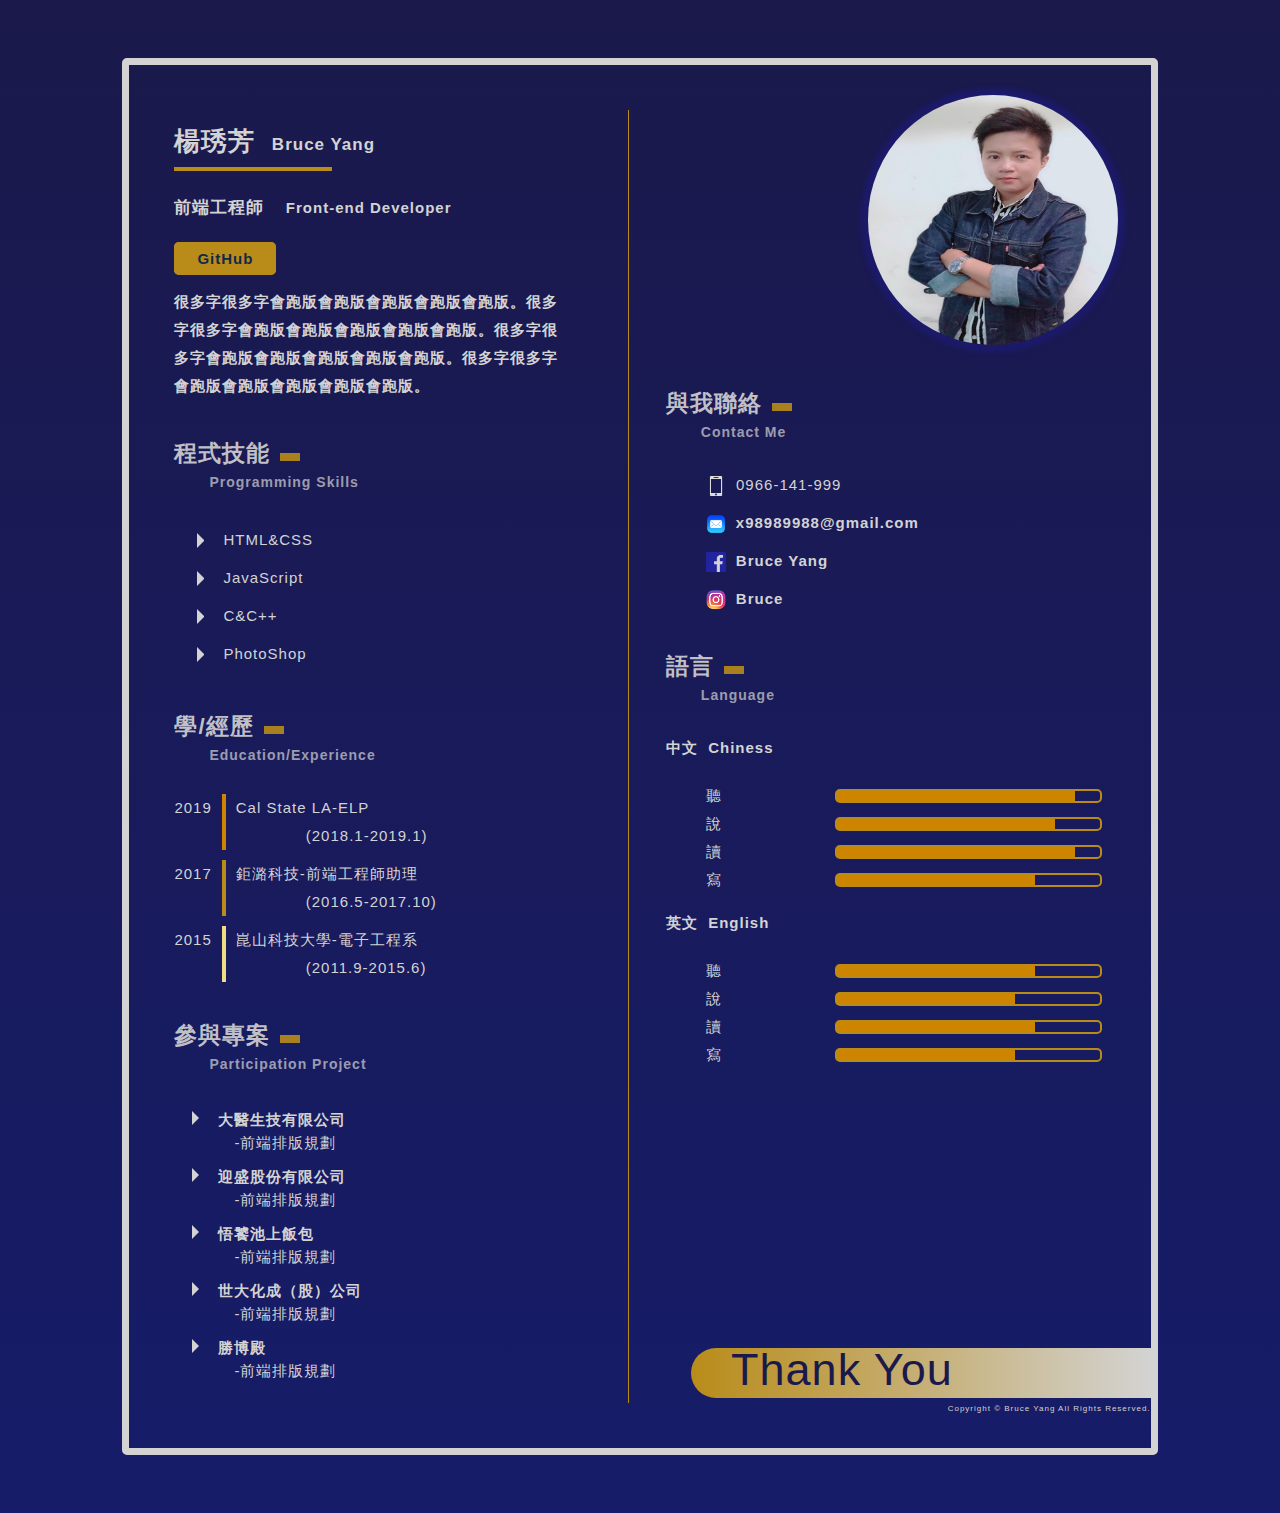
<file: index.html>
<!DOCTYPE html>
<html lang="en">
<head>
    <meta charset="UTF-8">
    <meta name="viewport" content="width=device-width, initial-scale=1.0">
    <meta http-equiv="X-UA-Compatible" content="ie=edge">
    <link rel="stylesheet" href="Resume1.2.css">
    <title>Resume</title>
</head>
<body>
    <div class="resume">
    <div><img  class="photo" src="Image/photo.jpg" alt="photo"></div>  
        <div class="left">
            <div class="nameDecoration"></div>
            <div class="subbackground">
                    <h1 class="name phone_name">楊琇芳&nbsp&nbsp<span class="nikeName phone_englishname">Bruce Yang</span></h1>
                    <hr class="phone_hr">
                    <h4 class="jobName phone_jobname">前端工程師&nbsp&nbsp<span class="jobNikename">Front-end Developer</span></h4>
                    <h4 class="phone_englishjobname">Front-end Developer</h4>
            </div> 
            <a class="btn" target="_black" href="https://github.com/BruceeeYang">GitHub</a>
            <p class="introduction phone_introduction">很多字很多字會跑版會跑版會跑版會跑版會跑版。很多字很多字會跑版會跑版會跑版會跑版會跑版。很多字很多字會跑版會跑版會跑版會跑版會跑版。很多字很多字會跑版會跑版會跑版會跑版會跑版。</p> 
            
            
            
            <!-- ---------------------Phone--------------------------- -->
            <div class="phone_block">
                <h2>學/經歷</h2>
                <div class="subtitle phone_subtitle">Education/Experience</div>
                <ul class="listExperience phone_listExperience">
                    <li>2019
                        <ul>
                            <li>Cal State LA-ELP</li>
                            <li class="period">(2018.1-2019.1)</li>
                        </ul>
                    </li>
                    <li class="year">2017
                        <ul>
                            <li>鉅潞科技-前端工程師助理</li>
                            <li class="period">(2016.5-2017.10)</li>
                        </ul>
                    </li>
                    <li>2015
                        <ul>
                            <li>崑山科技大學-電子工程系</li>
                            <li class="period">(2011.9-2015.6)</li>
                        </ul>
                    </li>
                </ul>
            </div>

            <div class="phone_block">
                <h2>語言</h2>
                <div class="subtitle  phone_subtitle">Language</div>
                <h4 class="language phone_language">中文&nbsp&nbsp<span class="phone_englishlanguage">Chiness</span></h4>
                <ul class="listProgram phone_listProgram">
                    <li>聽
                        <div class="bar phone_bar">
                            <div class="value phone_p80"></div>
                        </div>
                    </li>
                    <li>說
                        <div class="bar phone_bar">
                            <div class="value phone_p70"></div>
                        </div>
                    </li>
                    <li>讀
                        <div class="bar phone_bar">
                            <div class="value phone_p80"></div>
                        </div>
                    </li>
                    <li>寫
                        <div class="bar phone_bar">
                            <div class="value phone_p60"></div>
                        </div>
                    </li>
                </ul>
                <h4 class="language phone_language">英文&nbsp&nbsp<span class="phone_englishlanguage">English</span></h4>
                <ul class="listProgram phone_listProgram">
                    <li>聽
                        <div class="bar phone_bar">
                            <div class="value phone_p60"></div>
                        </div>
                    </li>
                    <li>說
                        <div class="bar phone_bar">
                            <div class="value phone_p50"></div>
                        </div>
                    </li>
                    <li>讀
                        <div class="bar phone_bar">
                            <div class="value phone_p60"></div>
                        </div>
                    </li>
                    <li>寫
                        <div class="bar phone_bar">
                            <div class="value phone_p50"></div>
                        </div>
                    </li>
                </ul>
            </div>

            <div class="phone_block">
                <h2>程式技能</h2>
                <div class="subtitle  phone_subtitle">Programming Skills</div>
                <ul class="listSkill phone_listSkill"> 
                    <li>
                        <div class="circle">
                            <div class="p90"></div>
                            <div class="p180"></div>
                            <div class="p270"></div>
                        </div>HTML&CSS
                    </li>
                    <li>
                        <div class="circle">
                            <div class="p90"></div>
                            <div class="p180"></div>
                        </div>JavaScript
                    </li>
                    <li>
                        <div class="circle">
                            <div class="p90"></div>
                            <div class="p180"></div>
                            <div class="p270"></div>
                        </div>C&C++
                    </li>  
                    <li>
                        <div class="circle">
                            <div class="p90"></div>
                            <div class="p180"></div>
                        </div>PhotoShop
                    </li>
                </ul>
            </div>

            <div class="phone_block">
                <h2>參與專案</h2>
                <div class="subtitle  phone_subtitle">Participation Project</div>
                <ul class="phone_Project">
                    <li class="phone_company"><a href="https://www.greencome.com.tw/">大醫生技有限公司</a>
                        <ul>
                            <li class="phone_respensibility">-前端排版規劃</li>
                        </ul>
                    </li>
                    <li class="phone_company"><a href="http://www.bliksen.com/tw/">迎盛股份有限公司</a>
                        <ul>
                            <li class="phone_respensibility">-前端排版規劃</li>
                        </ul>
                    </li>
                    <li class="phone_company"><a href="http://www.wu-tau.com/">悟饕池上飯包</a>
                        <ul>
                            <li class="phone_respensibility">-前端排版規劃</li>
                        </ul>
                    </li>
                    <li class="phone_company"><a href="https://www.imager-37.com.tw/">世大化成（股）公司</a>
                        <ul>
                            <li class="phone_respensibility">-前端排版規劃</li>
                        </ul>
                    </li>
                    <li class="phone_company"><a href="http://www.saboten.com.tw/">勝博殿</a>
                        <ul>
                            <li class="phone_respensibility">-前端排版規劃</li>
                        </ul>
                    </li>
                </ul>
            </div>

            <div class="phone_block">
                <h2 class="contantTitle">與我聯絡</h2>
                <div class="subtitle  phone_subtitle">Contact Me</div>
                <ul class="contact phone_contact">
                    <li><img class="contactImg" src="Image/phone.png" alt="" width="20px;"> 0966-141-999</li>
                    <li><img class="contactImg" src="Image/mail.png" alt="" width="20px;"><a class="phone_contactLink" href="mailto:email@add.ress">x98989988@gmail.com</a></li>                            
                    <li><img class="contactImg" src="Image/fb.png" alt="" width="20px;"><a class="phone_contactLink" href="https://www.facebook.com/profile.php?id=100007086764828">Bruce Yang</a></li>
                    <li><img class="contactImg" src="Image/ins.png" alt="" width="20px"><a  class="phone_contactLink"href="https://www.instagram.com/x98989988/">Bruce</a></li>
                </ul>
            </div>
     
            <div class="phone_block">
                <div class="phone_decoration"><div class="phone_thankYou">Thank You</div></div>
            </div>

            <div class="phone_block">
                <div class="phone_copyright">Copyright © Bruce Yang All Rights Reserved.</div>
            </div>
            

         <!-- ---------------------Phone END---------------------------  -->


            <div class="block">
                    <h2>程式技能</h2>
                    <div class="subtitle ">Programming Skills</div>
                    <ul class="listSkill"> 
                        <li>
                            <div class="circle">
                                <div class="p90"></div>
                                <div class="p180"></div>
                                <div class="p270"></div>
                            </div>HTML&CSS
                        </li>
                        <li>
                            <div class="circle">
                                <div class="p90"></div>
                                <div class="p180"></div>
                            </div>JavaScript
                        </li>
                        <li>
                            <div class="circle">
                                <div class="p90"></div>
                                <div class="p180"></div>
                                <div class="p270"></div>
                            </div>C&C++
                        </li>  
                        <li>
                            <div class="circle">
                                <div class="p90"></div>
                                <div class="p180"></div>
                            </div>PhotoShop
                        </li>
                    </ul>
                </div>
        
            <div class="block">
                <h2>學/經歷</h2>
                <div class="subtitle">Education/Experience</div>
                <ul class="listExperience">
                    <li>2019
                        <ul>
                            <li>Cal State LA-ELP</li>
                            <li class="period">(2018.1-2019.1)</li>
                        </ul>
                    </li>
                    <li class="year">2017
                        <ul>
                            <li>鉅潞科技-前端工程師助理</li>
                            <li class="period">(2016.5-2017.10)</li>
                        </ul>
                    </li>
                    <li>2015
                        <ul>
                            <li>崑山科技大學-電子工程系</li>
                            <li class="period">(2011.9-2015.6)</li>
                        </ul>
                    </li>
                </ul>
            </div>

            <div class="block">
                <h2>參與專案</h2>
                <div class="subtitle">Participation Project</div>
                <ul>
                    <li class="company"><a href="https://www.greencome.com.tw/">大醫生技有限公司</a>
                        <ul>
                            <li class="respensibility">-前端排版規劃</li>
                        </ul>
                    </li>
                    <li class="company"><a href="http://www.bliksen.com/tw/">迎盛股份有限公司</a>
                        <ul>
                            <li class="respensibility">-前端排版規劃</li>
                        </ul>
                    </li>
                    <li class="company"><a href="http://www.wu-tau.com/">悟饕池上飯包</a>
                        <ul>
                            <li class="respensibility">-前端排版規劃</li>
                        </ul>
                    </li>
                    <li class="company"><a href="https://www.imager-37.com.tw/">世大化成（股）公司</a>
                        <ul>
                            <li class="respensibility">-前端排版規劃</li>
                        </ul>
                    </li>
                    <li class="company"><a href="http://www.saboten.com.tw/">勝博殿</a>
                        <ul>
                            <li class="respensibility">-前端排版規劃</li>
                        </ul>
                    </li>
                </ul>
            </div>

        </div>

    <!-- ------------------------------------------------------------ -->
        
        <div class="right"> 
            <div class="block">
                <h2 class="contantTitle">與我聯絡</h2>
                <div class="subtitle">Contact Me</div>
                <ul class="contact">
                    <li><img class="contactImg" src="Image/phone.png" alt="" width="20px;"> 0966-141-999</li>
                    <li><img class="contactImg" src="Image/mail.png" alt="" width="20px;"><a class="contactLink" href="mailto:email@add.ress">x98989988@gmail.com</a></li>                            
                    <li><img class="contactImg" src="Image/fb.png" alt="" width="20px;"><a class="contactLink" href="https://www.facebook.com/profile.php?id=100007086764828">Bruce Yang</a></li>
                    <li><img class="contactImg" src="Image/ins.png" alt="" width="20px"><a  class="contactLink"href="https://www.instagram.com/x98989988/">Bruce</a></li>
                </ul>
            </div>

            <div class="block">
                <h2>語言</h2>
                <div class="subtitle">Language</div>
                <h4 class="language">中文&nbsp&nbsp<span>Chiness</span></h4>
                <ul class="listProgram">
                    <li>聽
                        <div class="bar">
                            <div class="value p80"></div>
                        </div>
                    </li>
                    <li>說
                        <div class="bar">
                            <div class="value p70"></div>
                        </div>
                    </li>
                    <li>讀
                        <div class="bar">
                            <div class="value p80"></div>
                        </div>
                    </li>
                    <li>寫
                        <div class="bar">
                            <div class="value p60"></div>
                        </div>
                    </li>
                </ul>
                <h4 class="language">英文&nbsp&nbsp<span>English</span></h4>
                <ul class="listProgram">
                    <li>聽
                        <div class="bar">
                            <div class="value p60"></div>
                        </div>
                    </li>
                    <li>說
                        <div class="bar">
                            <div class="value p50"></div>
                        </div>
                    </li>
                    <li>讀
                        <div class="bar">
                            <div class="value p60"></div>
                        </div>
                    </li>
                    <li>寫
                        <div class="bar">
                            <div class="value p50"></div>
                        </div>
                    </li>
                </ul>
            </div>
            <!-- <div class="block">
                <h2>經歷</h2>
                <div class="subtitle">Experience</div>
                <ul class="listExperience">
                    <li class="year">2017
                        <ul>
                            <li>鉅潞科技</li>
                            <li class="position">-前端工程師助理</li>
                            <li class="period">(2016.5-2017.10)</li>
                        </ul>
                    </li>
                    <li class="year">2016
                        <ul>
                            <li>偉智電腦補習班</li>
                            <li class="position">-C&C++語言老師</li>
                            <li class="period">(2015.11-2016.4)</li>
                        </ul>
                    </li>
                    <li class="year">2015
                        <ul>
                            <li>費克斯電子維修</li>
                            <li class="position">-維修工程師</li>
                            <li class="period">(2015.6-2015.11)</li>
                        </ul>
                    </li>
                </ul>
            </div>  -->
            
            <div class="decoration"><div class="thankYou">Thank You</div></div>
            <div class="copyright">Copyright © Bruce Yang All Rights Reserved.</div>
        </div>
    </div>
</body>
</html>
</file>
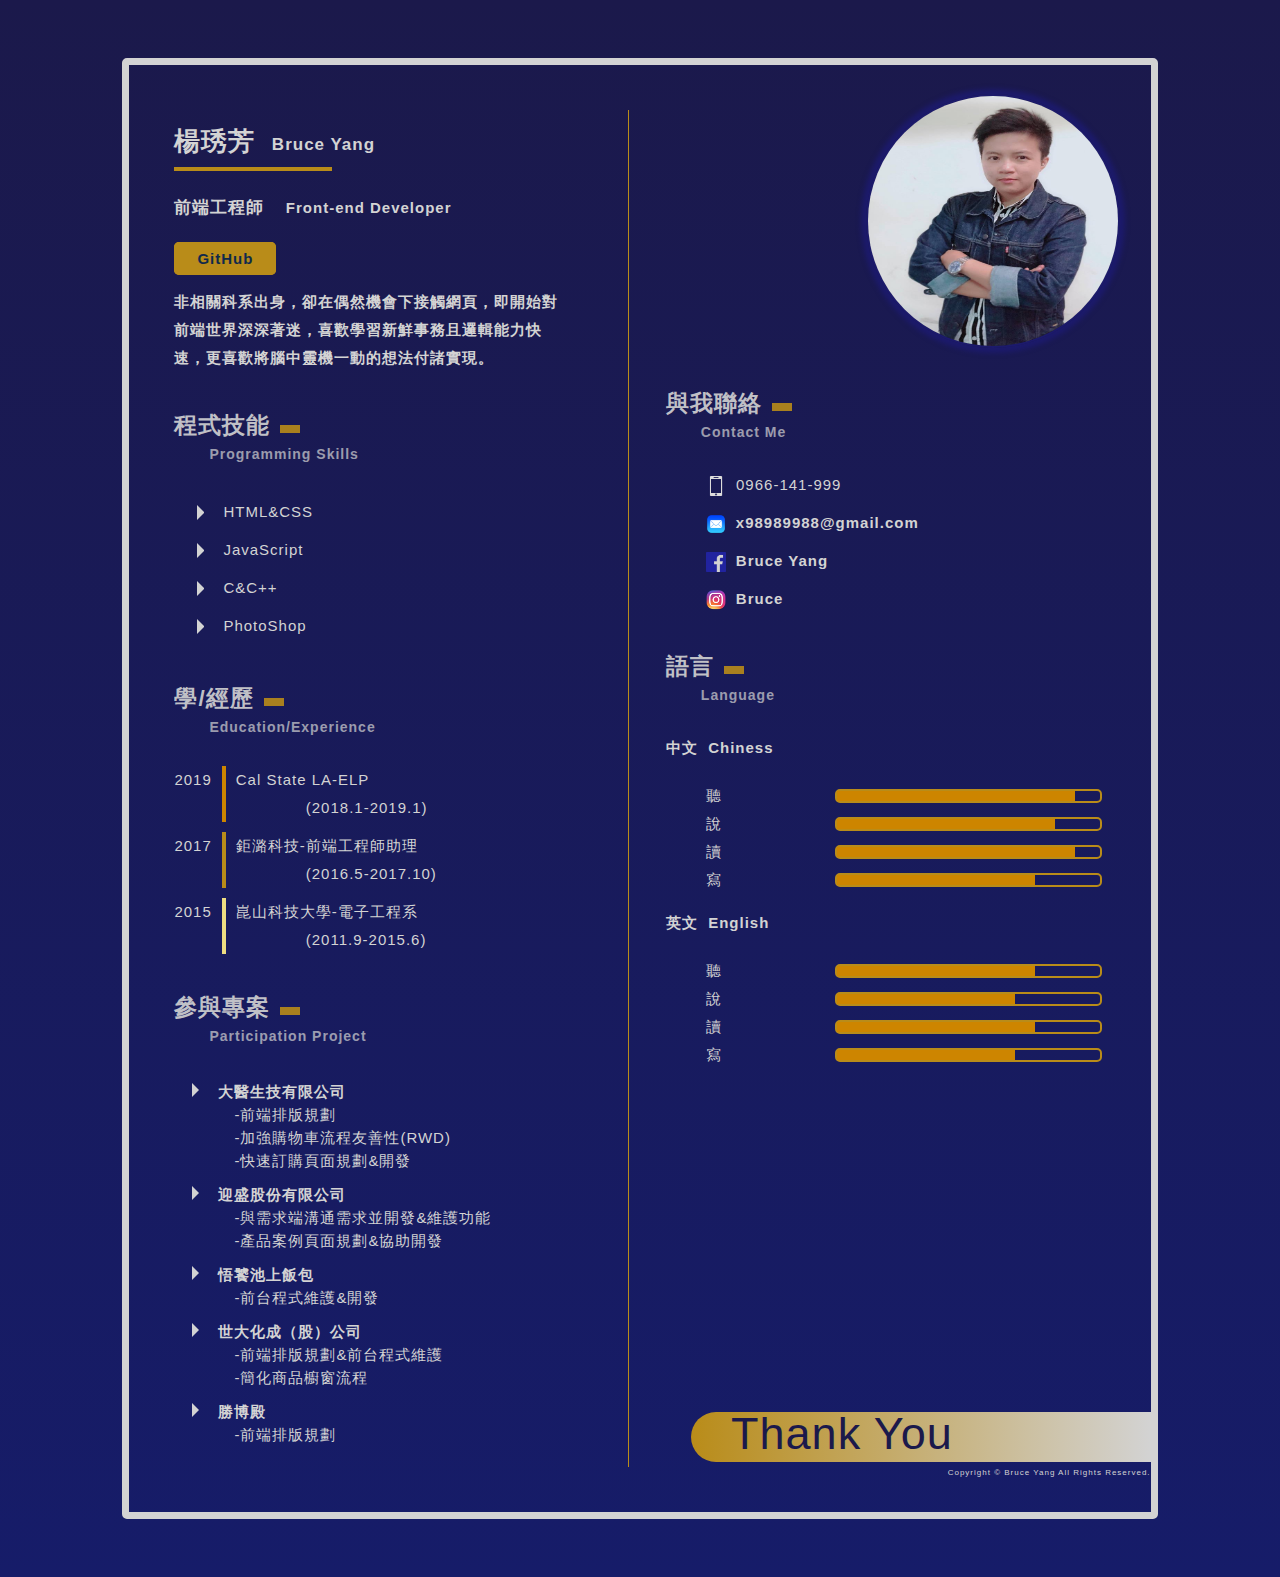
<file: Resuem.html>
<!DOCTYPE html>
<html lang="en">
<head>
    <meta charset="UTF-8">
    <meta name="viewport" content="width=device-width, initial-scale=1.0">
    <meta http-equiv="X-UA-Compatible" content="ie=edge">
    <link rel="stylesheet" href="Resume1.2.css">
    <title>Resume</title>
</head>
<body>
    <div class="resume">
    <div><img  class="photo" src="Image/photo.jpg" alt="photo"></div>  
        <div class="left">
            <div class="nameDecoration"></div>
            <div class="subbackground">
                    <h1 class="name phone_name">楊琇芳&nbsp&nbsp<span class="nikeName phone_englishname">Bruce Yang</span></h1>
                    <hr class="phone_hr">
                    <h4 class="jobName phone_jobname">前端工程師&nbsp&nbsp<span class="jobNikename">Front-end Developer</span></h4>
                    <h4 class="phone_englishjobname">Front-end Developer</h4>
            </div> 
            <a class="btn" target="_black" href="https://github.com/BruceeeYang">GitHub</a>
            <p class="introduction phone_introduction">非相關科系出身，卻在偶然機會下接觸網頁，即開始對前端世界深深著迷，喜歡學習新鮮事務且邏輯能力快速，更喜歡將腦中靈機一動的想法付諸實現。</p> 
            
            
            
            <!-- ---------------------Phone--------------------------- -->
            <div class="phone_block">
                <h2>學/經歷</h2>
                <div class="subtitle phone_subtitle">Education/Experience</div>
                <ul class="listExperience phone_listExperience">
                    <li>2019
                        <ul>
                            <li>Cal State LA-ELP</li>
                            <li class="period">(2018.1-2019.1)</li>
                        </ul>
                    </li>
                    <li class="year">2017
                        <ul>
                            <li>鉅潞科技-前端工程師助理</li>
                            <li class="period">(2016.5-2017.10)</li>
                        </ul>
                    </li>
                    <li>2015
                        <ul>
                            <li>崑山科技大學-電子工程系</li>
                            <li class="period">(2011.9-2015.6)</li>
                        </ul>
                    </li>
                </ul>
            </div>

            <div class="phone_block">
                <h2>語言</h2>
                <div class="subtitle  phone_subtitle">Language</div>
                <div class="languageClip">
                <div class="phone_blockLanguage">
                        <h4 class="language phone_language_left">中文&nbsp&nbsp<span class="phone_englishlanguage">Chiness</span></h4>
                        <ul class="listProgram phone_listProgram">
                        <li>聽
                            <div class="bar phone_bar">
                                <div class="value phone_p80"></div>
                            </div>
                        </li>
                        <li>說
                            <div class="bar phone_bar">
                                <div class="value phone_p70"></div>
                            </div>
                        </li>
                        <li>讀
                            <div class="bar phone_bar">
                                <div class="value phone_p80"></div>
                            </div>
                        </li>
                        <li>寫
                            <div class="bar phone_bar">
                                <div class="value phone_p60"></div>
                            </div>
                        </li>
                    </ul>
                    </div>

                    <div class="phone_blockLanguage">
                        <h4 class="language phone_language_right">英文&nbsp&nbsp<span class="phone_englishlanguage">English</span></h4>
                        <ul class="listProgram phone_listProgram">
                            <li>聽
                                <div class="bar phone_bar">
                                    <div class="value phone_p60"></div>
                                </div>
                            </li>
                            <li>說
                                <div class="bar phone_bar">
                                    <div class="value phone_p50"></div>
                                </div>
                            </li>
                            <li>讀
                                <div class="bar phone_bar">
                                    <div class="value phone_p60"></div>
                                </div>
                            </li>
                            <li>寫
                                <div class="bar phone_bar">
                                    <div class="value phone_p50"></div>
                                </div>
                            </li>
                        </ul>
                    </div>
                </div>     
            </div>

            <div class="phone_block">
                <h2>程式技能</h2>
                <div class="subtitle  phone_subtitle">Programming Skills</div>
                <ul class="listSkill phone_listSkill"> 
                    <li>
                        <div class="circle">
                            <div class="p90"></div>
                            <div class="p180"></div>
                            <div class="p270"></div>
                        </div>HTML&CSS
                    </li>
                    <li>
                        <div class="circle">
                            <div class="p90"></div>
                            <div class="p180"></div>
                        </div>JavaScript
                    </li>
                    <li>
                        <div class="circle">
                            <div class="p90"></div>
                            <div class="p180"></div>
                            <div class="p270"></div>
                        </div>C&C++
                    </li>  
                    <li>
                        <div class="circle">
                            <div class="p90"></div>
                            <div class="p180"></div>
                        </div>PhotoShop
                    </li>
                </ul>
            </div>

            <div class="phone_block">
                <h2>參與專案</h2>
                <div class="subtitle  phone_subtitle">Participation Project</div>
                <ul class="phone_Project">
                    <li class="phone_company"><a href="https://www.greencome.com.tw/">大醫生技有限公司</a>
                        <ul>
                            <li class="phone_respensibility">-前端排版規劃</li>
                            <li class="phone_respensibility">-加強購物車流程友善性(RWD)</li>
                            <li class="phone_respensibility">-快速訂購頁面規劃&開發</li>
                        </ul>
                    </li>
                    <li class="phone_company"><a href="http://www.bliksen.com/tw/">迎盛股份有限公司</a>
                        <ul>
                            <li class="phone_respensibility">-與需求端溝通需求並開發&維護功能</li>
                            <li class="phone_respensibility">-產品案例頁面規劃&協助開發</li>
                        </ul>
                    </li>
                    <li class="phone_company"><a href="http://www.wu-tau.com/">悟饕池上飯包</a>
                        <ul>
                            <li class="phone_respensibility">-前台程式維護&開發</li>
                        </ul>
                    </li>
                    <li class="phone_company"><a href="https://www.imager-37.com.tw/">世大化成（股）公司</a>
                        <ul>
                            <li class="phone_respensibility">-前端排版規劃&前台程式維護</li>
                            <li class="phone_respensibility">-簡化商品櫥窗流程</li>
                        </ul>
                    </li>
                    <li class="phone_company"><a href="http://www.saboten.com.tw/">勝博殿</a>
                        <ul>
                            <li class="phone_respensibility">-前端排版規劃</li>
                        </ul>
                    </li>
                </ul>
            </div>

            <div class="phone_block">
                <h2 class="contantTitle">與我聯絡</h2>
                <div class="subtitle  phone_subtitle">Contact Me</div>
                <ul class="contact phone_contact">
                    <li><img class="contactImg" src="Image/phone.png" alt="" width="20px;"> 0966-141-999</li>
                    <li><img class="contactImg" src="Image/mail.png" alt="" width="20px;"><a class="phone_contactLink" href="mailto:email@add.ress">x98989988@gmail.com</a></li>                            
                    <li><img class="contactImg" src="Image/fb.png" alt="" width="20px;"><a class="phone_contactLink" href="https://www.facebook.com/profile.php?id=100007086764828">Bruce Yang</a></li>
                    <li><img class="contactImg" src="Image/ins.png" alt="" width="20px"><a  class="phone_contactLink"href="https://www.instagram.com/x98989988/">Bruce</a></li>
                </ul>
            </div>
     
            <div class="phone_block">
                <div class="phone_decoration"><div class="phone_thankYou">Thank You</div></div>
            </div>

            <div class="phone_block">
                <div class="phone_copyright">Copyright © Bruce Yang All Rights Reserved.</div>
            </div>
            

         <!-- ---------------------Phone END---------------------------  -->


            <div class="block">
                    <h2>程式技能</h2>
                    <div class="subtitle ">Programming Skills</div>
                    <ul class="listSkill"> 
                        <li>
                            <div class="circle">
                                <div class="p90"></div>
                                <div class="p180"></div>
                                <div class="p270"></div>
                            </div>HTML&CSS
                        </li>
                        <li>
                            <div class="circle">
                                <div class="p90"></div>
                                <div class="p180"></div>
                            </div>JavaScript
                        </li>
                        <li>
                            <div class="circle">
                                <div class="p90"></div>
                                <div class="p180"></div>
                                <div class="p270"></div>
                            </div>C&C++
                        </li>  
                        <li>
                            <div class="circle">
                                <div class="p90"></div>
                                <div class="p180"></div>
                            </div>PhotoShop
                        </li>
                    </ul>
                </div>
        
            <div class="block">
                <h2>學/經歷</h2>
                <div class="subtitle">Education/Experience</div>
                <ul class="listExperience">
                    <li>2019
                        <ul>
                            <li>Cal State LA-ELP</li>
                            <li class="period">(2018.1-2019.1)</li>
                        </ul>
                    </li>
                    <li class="year">2017
                        <ul>
                            <li>鉅潞科技-前端工程師助理</li>
                            <li class="period">(2016.5-2017.10)</li>
                        </ul>
                    </li>
                    <li>2015
                        <ul>
                            <li>崑山科技大學-電子工程系</li>
                            <li class="period">(2011.9-2015.6)</li>
                        </ul>
                    </li>
                </ul>
            </div>

            <div class="block">
                <h2>參與專案</h2>
                <div class="subtitle">Participation Project</div>
                <ul>
                    <li class="company"><a href="https://www.greencome.com.tw/">大醫生技有限公司</a>
                        <ul>
                            <li class="respensibility">-前端排版規劃</li>
                            <li class="respensibility">-加強購物車流程友善性(RWD)</li>
                            <li class="respensibility">-快速訂購頁面規劃&開發</li>
                        </ul>
                    </li>
                    <li class="company"><a href="http://www.bliksen.com/tw/">迎盛股份有限公司</a>
                        <ul>
                            <li class="respensibility">-與需求端溝通需求並開發&維護功能</li>
                            <li class="respensibility">-產品案例頁面規劃&協助開發</li>
                        </ul>
                    </li>
                    <li class="company"><a href="http://www.wu-tau.com/">悟饕池上飯包</a>
                        <ul>
                            <li class="respensibility">-前台程式維護&開發</li>
                        </ul>
                    </li>
                    <li class="company"><a href="https://www.imager-37.com.tw/">世大化成（股）公司</a>
                        <ul>
                            <li class="respensibility">-前端排版規劃&前台程式維護</li>
                            <li class="respensibility">-簡化商品櫥窗流程</li>
                        </ul>
                    </li>
                    <li class="company"><a href="http://www.saboten.com.tw/">勝博殿</a>
                        <ul>
                            <li class="respensibility">-前端排版規劃</li>
                        </ul>
                    </li>
                </ul>
            </div>

        </div>

    <!-- ------------------------------------------------------------ -->
        
        <div class="right"> 
            <div class="block">
                <h2 class="contantTitle">與我聯絡</h2>
                <div class="subtitle">Contact Me</div>
                <ul class="contact">
                    <li><img class="contactImg" src="Image/phone.png" alt="" width="20px;"> 0966-141-999</li>
                    <li><img class="contactImg" src="Image/mail.png" alt="" width="20px;"><a class="contactLink" href="mailto:email@add.ress">x98989988@gmail.com</a></li>                            
                    <li><img class="contactImg" src="Image/fb.png" alt="" width="20px;"><a class="contactLink" href="https://www.facebook.com/profile.php?id=100007086764828">Bruce Yang</a></li>
                    <li><img class="contactImg" src="Image/ins.png" alt="" width="20px"><a  class="contactLink"href="https://www.instagram.com/x98989988/">Bruce</a></li>
                </ul>
            </div>

            <div class="block">
                <h2>語言</h2>
                <div class="subtitle">Language</div>
                <h4 class="language">中文&nbsp&nbsp<span>Chiness</span></h4>
                <ul class="listProgram">
                    <li>聽
                        <div class="bar">
                            <div class="value p80"></div>
                        </div>
                    </li>
                    <li>說
                        <div class="bar">
                            <div class="value p70"></div>
                        </div>
                    </li>
                    <li>讀
                        <div class="bar">
                            <div class="value p80"></div>
                        </div>
                    </li>
                    <li>寫
                        <div class="bar">
                            <div class="value p60"></div>
                        </div>
                    </li>
                </ul>
                <h4 class="language">英文&nbsp&nbsp<span>English</span></h4>
                <ul class="listProgram">
                    <li>聽
                        <div class="bar">
                            <div class="value p60"></div>
                        </div>
                    </li>
                    <li>說
                        <div class="bar">
                            <div class="value p50"></div>
                        </div>
                    </li>
                    <li>讀
                        <div class="bar">
                            <div class="value p60"></div>
                        </div>
                    </li>
                    <li>寫
                        <div class="bar">
                            <div class="value p50"></div>
                        </div>
                    </li>
                </ul>
            </div>
            <!-- <div class="block">
                <h2>經歷</h2>
                <div class="subtitle">Experience</div>
                <ul class="listExperience">
                    <li class="year">2017
                        <ul>
                            <li>鉅潞科技</li>
                            <li class="position">-前端工程師助理</li>
                            <li class="period">(2016.5-2017.10)</li>
                        </ul>
                    </li>
                    <li class="year">2016
                        <ul>
                            <li>偉智電腦補習班</li>
                            <li class="position">-C&C++語言老師</li>
                            <li class="period">(2015.11-2016.4)</li>
                        </ul>
                    </li>
                    <li class="year">2015
                        <ul>
                            <li>費克斯電子維修</li>
                            <li class="position">-維修工程師</li>
                            <li class="period">(2015.6-2015.11)</li>
                        </ul>
                    </li>
                </ul>
            </div>  -->
            
            <div class="decoration"><div class="thankYou">Thank You</div></div>
            <div class="copyright">Copyright © Bruce Yang All Rights Reserved.</div>
        </div>
    </div>
</body>
</html>
</file>
<file: Resume1.2.css>
@charset "utf-8";

img, object, embed, video {
	max-width: 100%;
}
/* IE 6 不支援最大寬度，因此寬度預設為 100% */
.ie6 img {
	width:100%;
}

/* 桌面版面:  */

@media only screen and (min-width: 750px) {
  
    body{
        padding: 50px;
        background: linear-gradient(rgb(27, 25, 75),#161c69);
        color: LightGray;
        font-size: 15px;
        line-height: 28px;
        letter-spacing: 1px;
        font-family: "微軟正黑體",sans-serif;
        justify-content: center; 
        display: flex;
    }
    
    /* --------------------------- */
    .name,.jobName{
    
        color: LightGray;;
        font-size: 26px;
    }

    .block{
        width: 111%;
    }
    
    .jobName{
        font-size: 17px;
        font-weight: bold;
        margin-top: 23px;
    }
    
    .introduction{
        color: LightGray;;
    }
    /* 
    .nameDecoration{
        width: 200px;
        height: 200px;
    } */
    
    .introduction{
        font-weight: bolder;
    }
    
    h1{
        margin-bottom: 6px;
    }
    
    .nikeName{
        font-size: 17px;
    }
    
    .jobNikename{
        font-size: 15px;
        margin-left: 10px;
    }

    .phone_englishjobname{
        display: none;
    }
    
    h1,h4{
        color: LightGray;
    }
    
    hr{
        border: none;
        border-bottom: 4px solid rgb(185, 140, 25);
        width: 40%;
        margin-left: 0px;
    }
    
    /* .subbackground{
        background-color: rgb(212, 186, 235);
        border-radius: 10px;
        padding: 5px;
        padding-left: 10px;
        padding-bottom: 2px;
        margin-bottom: 20px;
    } */
    
    ul{ 
        padding: 0px;
        list-style: none;
    }
    
    h4{
        margin-top: 0px;
    }
    
    .btn{
        border:3px  solid  rgb(185, 140, 25);
        padding: 5px 20px;
        margin-right: 10px;
        background-color: rgb(185, 140, 25);
        color: rgb(15, 41, 75);
        border-radius: 5px;
    }
    
    .btn:hover{
        background-color: rgba(255, 181, 44, 0.877);
        border:3px  solid  rgba(255, 181, 44, 0.877);
        text-decoration: underline;
    }
    
    a{
        text-decoration: none;
        font-weight: 800;
    }
    
    h2{
        margin: 0px;
        margin-top: 40px;
        opacity: 0.9;
        font-weight: bolder;
    }
    
    h2::after{
        content: "";
        display: inline-block;
        width:20px ;
        height: 8px;
        background-color: rgb(185, 140, 25);
        margin-left: 10px;
    }
    
    .subtitle{
        margin: 0px;
        margin-bottom: 25px;
        font-weight: bold;
        opacity: 0.7;
        margin-left: 35px;
        font-size: 14px;
    }
    
    .resume{
        display: flex;
        max-width: 80%;
        border: solid 7px LightGray;
        border-radius: 5px;
        padding: 45px;
        position: relative
    }
    
    .left{
        flex: 1;
        padding-right: 60px ;
        border-right: solid 1px rgb(185, 140, 25);
    }
    
    .right{
        flex: 1;
        padding-left: 4%;
        padding-top: 200px;
        padding-right: 5%;
    }
    
    .left,.right{
        /* padding: 15px; */
    }
    
    
    
    /* list skill */
    .listSkill{
        display: flex;
        flex-wrap: wrap;
    }
    
    .listSkill li{
        width: 51%;
        padding: 5px;
        margin: 0;
        box-sizing: border-box;
        display: flex;
        /* flex-direction: column;
        align-items: center;
        text-align: center; */
    }
    
    .listSkill li::before{
        content: "";
        display: inline-block;
        background-color: transparent;
        width: 0px;
        height: 1px;
        border: 7px solid transparent;
        border-left-color:  LightGray;
        margin: 0px;
        margin-right: 12px;
        margin-left: 18px;
        margin-top: 7px;
    }

    /* .circle{
        width: 50px;
        height: 50px;
        border-radius: 50%;
        position: relative;
        overflow: hidden;
        background-color: rgba(139,105,20,0.7);
    } */
    
    /* .circle::after{
        content: "";
        display: block;
        background-color:rgb(27, 25, 75);
        width: calc(100% - 20px);
        height: calc(100% - 20px);
        border-radius: 50%;
        position: relative;
        left: 50%;
        top: 50%;
        transform: translate(-50%,-50%);
    } */
    
    /* .p90,.p180,.p270,.p360{
        width: 50%;
        height: 50%;
        position:absolute;
        left:50%;
        top:0px;
        background-color:rgb(185, 140, 25);
    }
    
    .p180{
        top: 50%;
    }
    
    .p270{
        left: 0px;
        top: 50%;
    }
     */
    
    /* ------------------list program------------------ */
    .language{
        margin-top: 10px;
    }
    
    
    .listProgram .bar{
        width: 50%;
        height: 10px;
        border: solid 2px rgb(185, 140, 25);
        border-radius: 5px;
        padding-right: 65px;
        margin-left: 15%;
    }
    
    
    .listProgram li{
        display: flex;
        justify-content: space-between;
        align-items: center;
        padding-left: 40px;
        padding-top: 10px;
        margin-top: -10px;
    }
    
    .value{
        height: 100%;
        width: 80%;
        background-color: rgb(205, 133, 0);
    }
    
    .value.p80{
        width: 120%;
    }
    
    .value.p70{
        width:110%;
    }
    
    .value.p60{
        width: 100%;
    }
    
    .value.p50{
        width: 90%;
    }
    
    /* -----------------contact------------------ */
    .contact li{
        margin-bottom: 10px;
    }
    
    .contact{
        margin-left: 40px;
    }
    
    .contantTitle{
        margin-top: 80px;
    }
    
    .contactImg{
        vertical-align: middle;
        margin-right: 5px;
    }

    .contactLink:link{
        color: LightGray;
        margin-left: 5px;
    }

    .contactLink:visited{
        color: rgb(185, 140, 25);
    }

    /* -------------Photo---------------- */
    .photo{
        width: 250px;
        height: 250px;
        position: absolute;
        right: 3%;
        top: 2%;
        border: 2px solid rgba(29, 26, 112, 0.877);
        box-shadow: 0 0 5px 5px rgba(29, 26, 112, 0.877);
        border-radius: 50%;
    }
    
    /* -----------------Education--------------- */
    
    /* ----------------Experience----------------- */
    
    .listExperience>li{
        display: flex;
        margin-bottom: 10px;
    }
    .listExperience li ul{
        padding-left: 10px;
        margin-left: 10px;
        border-left: solid 4px LightGray;
    }
    
    .listExperience>li:nth-child(1) ul{
        border-color: rgb(205, 133, 0);
    }
    .listExperience>li:nth-child(2) ul{
        border-color: rgb(185, 140, 25);
    }
    .listExperience>li:nth-child(3) ul{
        border-color: rgb(238, 221 ,130)
    }
    
    .position{
        padding-left:35px;
        margin: 0px;
    }
    
    .period{
        padding-left: 70px;
    }
    
    /* .position::before{
        content: "";
        display: inline;
        background-color: transparent;
        width: 0px;
        border: 7px solid transparent;
        border-left-color:  LightGray;
        margin: 0px;
        margin-right: 12px;
        margin-left: 18px;
    } */
    
    
    
    /* ------------Participation Projec----------- */
    
    .company::before{
        content: "";
        display: inline-block;
        background-color: transparent;
        width: 0px;
        border: 7px solid transparent;
        border-left-color:  LightGray;
        margin: 0px;
        margin-right: 12px;
        margin-left: 18px;
    }
    
    .company{
        padding:3px 0;
        /* line-height: 5px; */
    }
    
    .company a{
        color:  LightGray;
    
    }
    
    .company a:hover{
        text-decoration: underline;
    }

    .respensibility{
        margin-left: 60px;
        margin-top: -5px;
    }
    
    
    
    /* .arrow{
        display: inline;
        background-color: transparent;
        width: 0px;
        border: 10px solid transparent;
        border-top-color: rgba(139,105,20,0.7);
        margin: 0px;
        margin-top: 5px;
    } */
    
    /* ---------------decoration------------------ */
    .decoration{
        width: 45%;
        height: 50px;
        background: linear-gradient(90deg,rgb(185, 140, 25),LightGray);
        border-radius: 40px 0 0 40px;
        position: absolute;
        right: 0;
        bottom: 50px;
    }
    /* ----------thankYou--------- */

    .thankYou{
        width: 240px;
        margin-left: 40px;
        margin-top: 8px;
        font-size: 45px;
        color: rgb(27, 25, 75);
    }
    
    /* -------------------copyright------------------- */
    .copyright{
        font-size: 8px;
        position: absolute;
        right: 0px;
        bottom: 25px;
    }


    .phone_block{
        display: none;
    }

}


/* 表格版面: 481px 到 750px。 */
@media only screen and (min-width: 480px) {


}


/* 行動版面: 480px 以下。 */
@media only screen and (max-width: 480px) {
    body{
        padding: 20px;
        background-color: rgb(27, 25, 75);
        color: LightGray;
        font-size: 16px;
        line-height: 24px;
        letter-spacing: 1px;
        font-family: sans-serif, "微軟正黑體";
    }

    .block{
        display: none;
    }

    .resume{
        max-width: 450px;
        border: solid 4px LightGray;
        border-radius: 5px;
        padding: 12px;
        position: relative;
        margin: auto;
    }
    
    .photo{
        position: absolute;
        right: 15px;
        top:15px;
        width: 120px;
        height: 120px;
        border: 1px solid rgba(29, 26, 112, 0.877);
        box-shadow: 0 0 3px 3px rgba(29, 26, 112, 0.877);
        border-radius: 50%;
    }

    .phone_name{
        margin-top: 12px;
        font-size: 20px;
        margin-bottom: 1px;
    }

    .phone_englishname{
        font-size: 14px;
        margin-left: -6px;
    }

    .phone_hr{
        width: 45%;
        margin-left: 0px;
        border: none;
        border-bottom: 2px solid rgb(185, 140, 25);
    }

    .phone_jobname{
        font-size: 14px;
        margin-bottom: 0px;
        margin-top: 2px;
    }

    .phone_jobenglishname{
        font-size: 12px;
    }

    .jobNikename{
        display: none;
    }

    .phone_englishjobname{
        font-size: 10px;
        margin-top: 0px;
    }

    .btn{
        border:2px  solid  rgb(185, 140, 25);
        padding: 3px 12px;
        margin-right: 10px;
        background-color: rgb(185, 140, 25);
        color: rgb(15, 41, 75);
        border-radius: 5px;
        font-size: 13px;
    }

    .btn:link{
        text-decoration: none;
        font-weight: bold;
    }

    .phone_introduction{
        font-size: 14px;
        margin-bottom: 25px;
    }

    ul li{
        list-style: none;
    }

    /* -----------phone_block--------- */
    /* ----------Education/Experience------- */
   h2{
       font-size: 20px;
       margin-bottom: 1px;
       margin-top: 40px;
   }

   h2::after{
        content: "";
        display: inline-block;
        width: 14px;
        height: 6px;
        background-color: rgb(185, 140, 25);
        margin-left: 12px;
        margin-bottom: 0px;
   }

   .phone_subtitle{
       font-size: 12px;
       margin-left: 40px;
       margin-top: 0px;
   }
    
   .phone_listExperience>li{
        display: flex;
        margin-bottom: 10px;
        font-size: 14px;
        margin-left: -25px;
    }
    .phone_listExperience li ul{
        padding-left: 10px;
        margin-left: 10px;
        border-left: solid 2px LightGray;
    }
    
    .phone_listExperience>li:nth-child(1) ul{
        border-color: rgb(205, 133, 0);
    }
    .phone_listExperience>li:nth-child(2) ul{
        border-color: rgb(185, 140, 25);
    }
    .phone_listExperience>li:nth-child(3) ul{
        border-color: rgb(238, 221 ,130)
    }

    .phone_listExperience .period{

        margin-left: 65px;
    }

    /* -------------Language--------------- */
    
    .languageClip{
        display: flex;
        width: 100%;
    }

    .phone_blockLanguage{
        width: 50%;
    }

    .phone_blockLanguage_left{
        flex: 5;
    }

    .phone_blockLanguage_right{
        flex: 5;
    }
    
    .phone_language{
        font-size: 16px;
        margin-left: 13px;
        margin-bottom: 5px;
        flex-direction: column;
    }

    .phone_englishlanguage{
        font-size: 12px;
    }

    .phone_listProgram>li{
        margin-bottom: 7px;
        font-size: 15px;
        letter-spacing: 1px;
        margin-left: -24px;
        display: flex;
        /* justify-content: space-between;   */
        
    }

    .phone_listProgram .phone_bar{
        width: 70%;
        height: 12px;
        border: 2px solid rgb(185, 140, 25);
        border-radius: 8px;
        margin-top: 5px;
    }

    .phone_bar{
        margin-left: 12px;
    }

    .phone_bar>.value{
        height: 100%;
        width: 100px;
        border: 1px solid rgb(185, 140, 25);
        background-color: rgb(185, 140, 25);
        border-radius: 2px 1px 1px 2px;
        box-sizing: border-box;
        margin-left: -1px
    }

    .phone_bar .phone_p50{
        width: 60%;
    }

    .phone_bar .phone_p60{
        width: 70%;
    }

    .phone_bar .phone_p70{
        width: 80%;
    }

    .phone_bar .phone_p80{
        width: 90%;
    }

    /* ---------------Programming Skills--------------- */

    .phone_listSkill{
        display: flex;
        flex-wrap: wrap;
        margin-left: -40px;
    }

    .phone_listSkill li{
        width: 51%;
        padding: 5px;
        margin: 0;
        box-sizing: border-box;
        display: flex;
        /* flex-direction: column; 
        align-items: center;
        text-align: center; */
    }

    .phone_listSkill li::before{
        content: "";
        display: inline-block;
        height: 0px;
        border: 8px solid transparent;
        background-color: transparent;
        border-left-color: LightGray;
        margin-top: 5px;
        margin-left: 23px;
        margin-right: 10px;
        
    }
/*     
    .circle{
        width: 50px;
        height: 50px;
        border-radius: 50%;
        position: relative;
        overflow: hidden;
        background-color: rgba(139,105,20,0.7);
    }
    
    .circle::after{
        content: "";
        display: block;
        background-color:rgb(27, 25, 75);
        width: calc(100% - 20px);
        height: calc(100% - 20px);
        border-radius: 50%;
        position: relative;
        left: 50%;
        top: 50%;
        transform: translate(-50%,-50%);
    }
    
    .p90,.p180,.p270,.p360{
        width: 50%;
        height: 50%;
        position:absolute;
        left:50%;
        top:0px;
        background-color:rgb(185, 140, 25);
    }
    
    .p180{
        top: 50%;
    }
    
    .p270{
        left: 0px;
        top: 50%;
    }   */

/* -------------Participation------------- */

    .phone_company a{
        color: LightGray;
        text-decoration: none;
    }

    .phone_Project{
        margin-left: -15px;
    }

    .phone_Project>li{
        margin-bottom: 10px;
    }

    .phone_Project>li::before{
        content: "";
        display: inline-block;
        height: 0px;
        border: 8px solid transparent;
        background-color: transparent;
        border-left-color: LightGray;
        margin-right: 10px;
    }

    .phone_respensibility{
        margin-left: 3%;
    }


    /* -------------contact------------- */

    .phone_contact{
        margin-left: -15px;
        margin-bottom: 40px;
    }

    .phone_contact li{
        margin-bottom: 10px;
        color: LightGray;
        ,mstgin-bottmon:10px;
    }

    .phone_contact img{
        vertical-align: top;
        margin-right: 5px;
        margin-bottom: 20px;

    }

    .phone_contactLink{
        color: LightGray;
        margin-left: 5px;
        text-decoration: none;
    }

    .phone_contactLink:visited{
        color: rgb(185, 140, 25);
    }

    

    /* --------------decoration---------------- */

    .phone_decoration{
        width: 200px;
        height: 30px;
        background: linear-gradient(90deg,LightGray,rgb(185, 140, 25));
        border-radius: 0 40px 40px 0;
        margin-left: -13px;
        position: relative;
        margin-bottom: 30px;

    }

    .thankYou{
        display: none;
    }
    .phone_thankYou{
        width: 130px;
        font-size: 21px;
        font-weight: bolder;
        color: rgb(27, 25, 75);
        margin-left: 35px;
    }

    /* ----------------copyright------------------ */

    .copyright{
        display: none;
    }

    .phone_copyright{
        font-size: 11px;
        position: absolute;
        bottom: 0px;
        right: 0px;
    }
}
</file>
